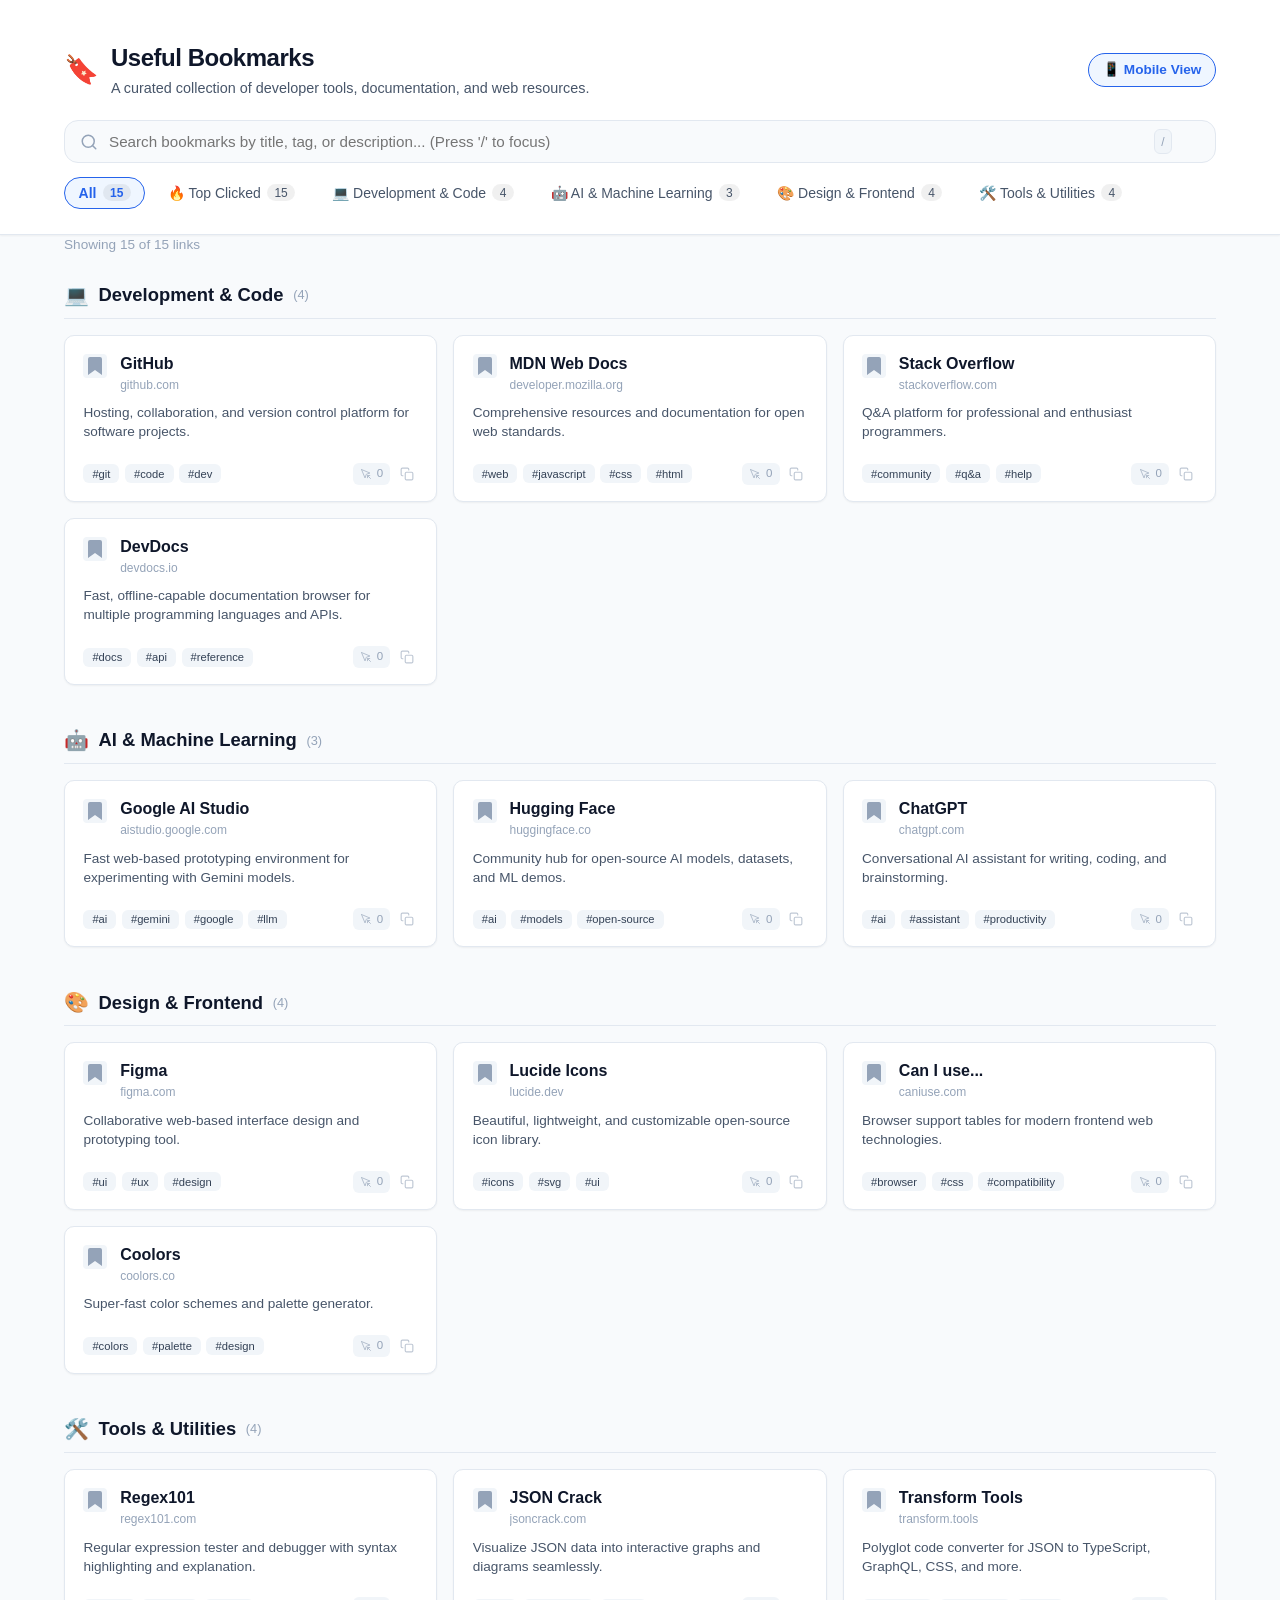
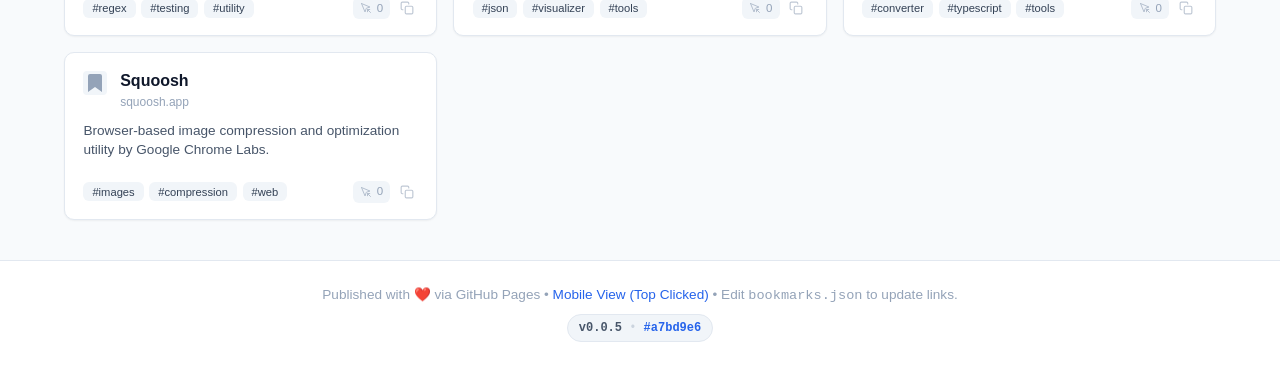
<file: index.html>
<!DOCTYPE html>
<html lang="en">
<head>
  <meta charset="UTF-8">
  <meta name="viewport" content="width=device-width, initial-scale=1.0">
  <meta name="description" content="A curated directory of useful bookmarks and developer resources.">
  <title>Useful Bookmarks</title>
  <link rel="stylesheet" href="style.css">
  <link rel="icon" href="data:image/svg+xml,<svg xmlns=%22http://www.w3.org/2000/svg%22 viewBox=%220 0 100 100%22><text y=%22.9em%22 font-size=%2290%22>🔖</text></svg>">
</head>
<body>
  <!-- Header -->
  <header>
    <div class="container">
      <div class="header-top">
        <div class="header-title-wrap">
          <span class="site-icon">🔖</span>
          <div>
            <h1 id="siteTitle">Useful Bookmarks</h1>
            <p id="siteSubtitle" class="subtitle">A curated collection of developer tools and web resources.</p>
          </div>
        </div>
        <a href="mobile.html" class="mobile-switch-btn" title="Open Mobile-Friendly Top Clicked List">
          <span>📱 Mobile View</span>
        </a>
      </div>

      <!-- Search Box -->
      <div class="search-container">
        <span class="search-icon">
          <svg viewBox="0 0 24 24" width="18" height="18" fill="none" stroke="currentColor" stroke-width="2" stroke-linecap="round" stroke-linejoin="round">
            <circle cx="11" cy="11" r="8"></circle>
            <line x1="21" y1="21" x2="16.65" y2="16.65"></line>
          </svg>
        </span>
        <input 
          type="text" 
          id="searchInput" 
          class="search-input" 
          placeholder="Search bookmarks by title, tag, or description... (Press '/' to focus)" 
          autocomplete="off" 
          spellcheck="false"
        />
        <span class="search-shortcut-hint">/</span>
        <button id="clearSearchBtn" class="clear-search-btn" aria-label="Clear search query" title="Clear">
          <svg viewBox="0 0 24 24" width="16" height="16" fill="none" stroke="currentColor" stroke-width="2" stroke-linecap="round" stroke-linejoin="round">
            <line x1="18" y1="6" x2="6" y2="18"></line>
            <line x1="6" y1="6" x2="18" y2="18"></line>
          </svg>
        </button>
      </div>

      <!-- Category Filter Pills -->
      <nav id="navFilters" class="nav-filters" aria-label="Bookmark categories">
        <!-- Rendered dynamically -->
      </nav>
    </div>
  </header>

  <!-- Main Content Area -->
  <main class="container">
    <!-- Notice / Error Banner -->
    <div id="alertBanner" class="alert-banner" role="alert"></div>

    <!-- Active Filter & Stats Bar -->
    <div class="stats-bar">
      <span id="countStats">Loading bookmarks...</span>
      <span id="activeFilterInfo"></span>
    </div>

    <!-- Bookmarks Grid Container -->
    <div id="bookmarksContainer">
      <!-- Rendered dynamically -->
    </div>

    <!-- Empty State -->
    <div id="emptyState" class="empty-state" style="display: none;">
      <div class="empty-icon">🔍</div>
      <h3 class="empty-title">No bookmarks found</h3>
      <p class="empty-desc">Try searching with different keywords or clearing active filters.</p>
    </div>
  </main>

  <!-- Footer -->
  <footer>
    <div class="container footer-content">
      <p>Published with ❤️ via GitHub Pages &bull; <a href="mobile.html">Mobile View (Top Clicked)</a> &bull; Edit <code>bookmarks.json</code> to update links.</p>
      <div id="versionBadge" class="version-badge" style="display: none;"></div>
    </div>
  </footer>

  <script src="app.js"></script>
</body>
</html>
</file>
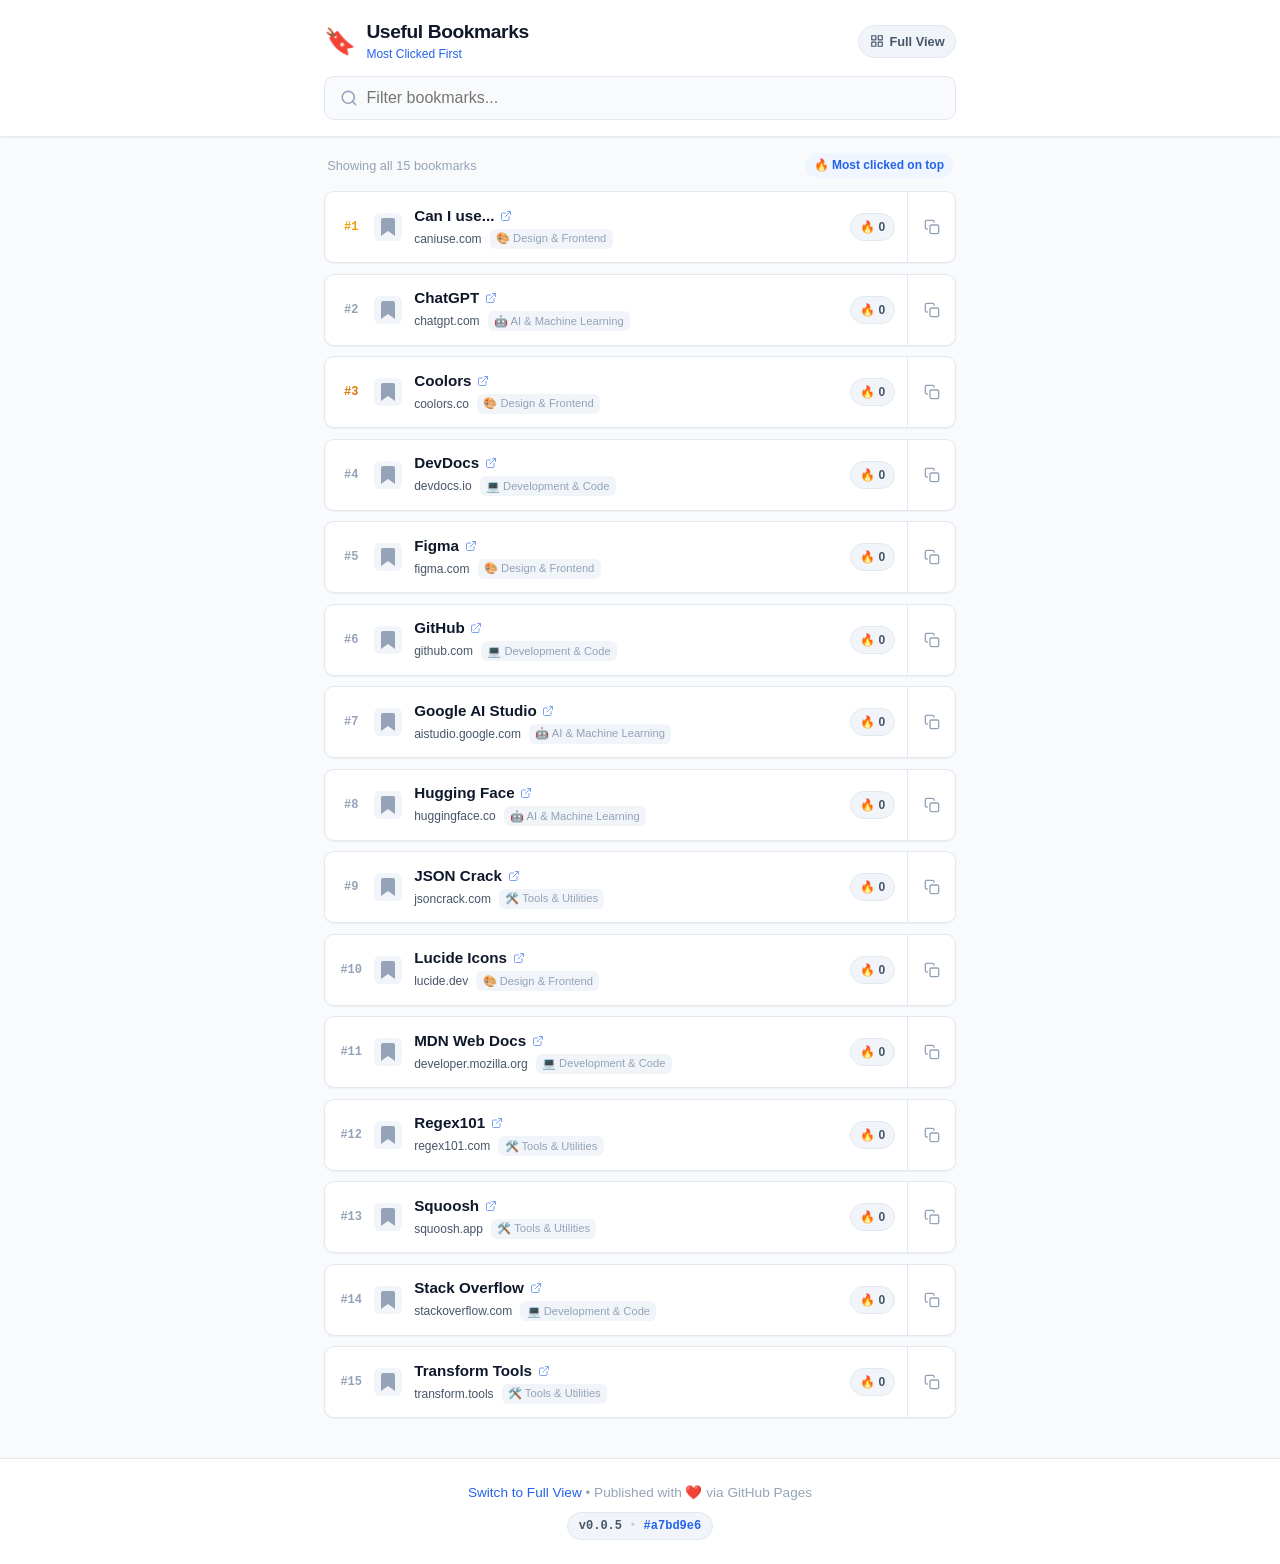
<file: mobile.html>
<!DOCTYPE html>
<html lang="en">
<head>
  <meta charset="UTF-8">
  <meta name="viewport" content="width=device-width, initial-scale=1.0, maximum-scale=5.0">
  <meta name="description" content="Mobile-friendly bookmarks directory sorted with the most clicked on top.">
  <title>Useful Bookmarks - Most Clicked</title>
  <link rel="stylesheet" href="style.css">
  <link rel="stylesheet" href="mobile.css">
  <link rel="icon" href="data:image/svg+xml,<svg xmlns=%22http://www.w3.org/2000/svg%22 viewBox=%220 0 100 100%22><text y=%22.9em%22 font-size=%2290%22>🔖</text></svg>">
</head>
<body>
  <!-- Header -->
  <header class="mobile-header">
    <div class="container mobile-header-container">
      <div class="mobile-header-top">
        <div class="mobile-brand">
          <span class="site-icon">🔖</span>
          <div>
            <h1 class="mobile-title" id="mobileSiteTitle">Useful Bookmarks</h1>
            <p class="mobile-subtitle">Most Clicked First</p>
          </div>
        </div>
        <a href="index.html" class="switch-view-btn" title="Switch to Full Categorized View">
          <svg viewBox="0 0 24 24" width="14" height="14" fill="none" stroke="currentColor" stroke-width="2" stroke-linecap="round" stroke-linejoin="round">
            <rect x="3" y="3" width="7" height="7"></rect>
            <rect x="14" y="3" width="7" height="7"></rect>
            <rect x="14" y="14" width="7" height="7"></rect>
            <rect x="3" y="14" width="7" height="7"></rect>
          </svg>
          Full View
        </a>
      </div>

      <!-- Quick Search -->
      <div class="search-container mobile-search-container">
        <span class="search-icon">
          <svg viewBox="0 0 24 24" width="18" height="18" fill="none" stroke="currentColor" stroke-width="2" stroke-linecap="round" stroke-linejoin="round">
            <circle cx="11" cy="11" r="8"></circle>
            <line x1="21" y1="21" x2="16.65" y2="16.65"></line>
          </svg>
        </span>
        <input 
          type="search" 
          id="mobileSearchInput" 
          class="search-input mobile-search-input" 
          placeholder="Filter bookmarks..." 
          autocomplete="off" 
          spellcheck="false"
        />
        <button id="mobileClearSearchBtn" class="clear-search-btn" aria-label="Clear search" title="Clear">
          <svg viewBox="0 0 24 24" width="16" height="16" fill="none" stroke="currentColor" stroke-width="2" stroke-linecap="round" stroke-linejoin="round">
            <line x1="18" y1="6" x2="6" y2="18"></line>
            <line x1="6" y1="6" x2="18" y2="18"></line>
          </svg>
        </button>
      </div>
    </div>
  </header>

  <!-- Main Content Area -->
  <main class="container mobile-main">
    <div id="mobileAlertBanner" class="alert-banner" role="alert"></div>

    <div class="mobile-stats-bar">
      <span id="mobileCountStats">Loading bookmarks...</span>
      <span class="sort-badge">🔥 Most clicked on top</span>
    </div>

    <!-- Mobile Bookmark List -->
    <ul id="mobileBookmarksList" class="mobile-bookmarks-list" role="list">
      <!-- Rendered dynamically -->
    </ul>

    <!-- Empty State -->
    <div id="mobileEmptyState" class="empty-state" style="display: none;">
      <div class="empty-icon">🔍</div>
      <h3 class="empty-title">No bookmarks found</h3>
      <p class="empty-desc">Try searching with a different keyword.</p>
    </div>
  </main>

  <!-- Footer -->
  <footer>
    <div class="container footer-content">
      <p><a href="index.html">Switch to Full View</a> &bull; Published with ❤️ via GitHub Pages</p>
      <div id="versionBadge" class="version-badge" style="display: none;"></div>
    </div>
  </footer>

  <script src="mobile.js"></script>
</body>
</html>
</file>
<file: style.css>
:root {
  color-scheme: light dark;
  --bg-primary: #f8fafc;
  --bg-surface: #ffffff;
  --bg-surface-hover: #f1f5f9;
  --border-color: #e2e8f0;
  --border-focus: #3b82f6;
  --text-primary: #0f172a;
  --text-secondary: #475569;
  --text-muted: #94a3b8;
  --accent: #2563eb;
  --accent-light: #eff6ff;
  --accent-hover: #1d4ed8;
  --tag-bg: #f1f5f9;
  --tag-text: #334155;
  --tag-hover: #e2e8f0;
  --shadow-sm: 0 1px 2px 0 rgba(0, 0, 0, 0.05);
  --shadow-md: 0 4px 6px -1px rgba(0, 0, 0, 0.07), 0 2px 4px -2px rgba(0, 0, 0, 0.05);
  --shadow-lg: 0 10px 15px -3px rgba(0, 0, 0, 0.08), 0 4px 6px -4px rgba(0, 0, 0, 0.04);
  --radius-sm: 6px;
  --radius-md: 10px;
  --radius-lg: 14px;
  --radius-full: 9999px;
  --transition: all 0.2s ease-in-out;
}

@media (prefers-color-scheme: dark) {
  :root {
    --bg-primary: #0b0f19;
    --bg-surface: #111827;
    --bg-surface-hover: #1e293b;
    --border-color: #1f2937;
    --border-focus: #60a5fa;
    --text-primary: #f9fafb;
    --text-secondary: #9ca3af;
    --text-muted: #64748b;
    --accent: #3b82f6;
    --accent-light: rgba(59, 130, 246, 0.12);
    --accent-hover: #60a5fa;
    --tag-bg: #1e293b;
    --tag-text: #cbd5e1;
    --tag-hover: #334155;
    --shadow-sm: 0 1px 2px 0 rgba(0, 0, 0, 0.3);
    --shadow-md: 0 4px 6px -1px rgba(0, 0, 0, 0.4), 0 2px 4px -2px rgba(0, 0, 0, 0.3);
    --shadow-lg: 0 10px 15px -3px rgba(0, 0, 0, 0.5);
  }
}

* {
  box-sizing: border-box;
  margin: 0;
  padding: 0;
}

body {
  font-family: -apple-system, BlinkMacSystemFont, "Segoe UI", Roboto, Oxygen, Ubuntu, Cantarell, "Helvetica Neue", sans-serif;
  background-color: var(--bg-primary);
  color: var(--text-primary);
  line-height: 1.5;
  min-height: 100vh;
  display: flex;
  flex-direction: column;
  transition: background-color 0.2s ease, color 0.2s ease;
}

.container {
  max-width: 1200px;
  margin: 0 auto;
  padding: 0 1.5rem;
  width: 100%;
}

/* Header */
header {
  padding: 2.5rem 0 1.5rem;
  border-bottom: 1px solid var(--border-color);
  background-color: var(--bg-surface);
  position: sticky;
  top: 0;
  z-index: 100;
  box-shadow: var(--shadow-sm);
  backdrop-filter: blur(8px);
}

.header-top {
  display: flex;
  align-items: center;
  justify-content: space-between;
  gap: 1rem;
  margin-bottom: 1.25rem;
}

.header-title-wrap {
  display: flex;
  align-items: center;
  gap: 0.75rem;
}

.site-icon {
  font-size: 1.75rem;
  line-height: 1;
}

h1 {
  font-size: 1.5rem;
  font-weight: 700;
  letter-spacing: -0.02em;
  color: var(--text-primary);
}

.subtitle {
  font-size: 0.9rem;
  color: var(--text-secondary);
  margin-top: 0.15rem;
}

/* Search Bar */
.search-container {
  position: relative;
  display: flex;
  align-items: center;
  width: 100%;
}

.search-icon {
  position: absolute;
  left: 1rem;
  color: var(--text-muted);
  pointer-events: none;
  display: flex;
  align-items: center;
}

.search-input {
  width: 100%;
  padding: 0.75rem 4rem 0.75rem 2.75rem;
  background-color: var(--bg-primary);
  border: 1px solid var(--border-color);
  border-radius: var(--radius-lg);
  font-size: 0.95rem;
  color: var(--text-primary);
  outline: none;
  transition: var(--transition);
}

.search-input:focus {
  border-color: var(--border-focus);
  box-shadow: 0 0 0 3px rgba(59, 130, 246, 0.15);
  background-color: var(--bg-surface);
}

.search-shortcut-hint {
  position: absolute;
  right: 2.75rem;
  font-size: 0.75rem;
  padding: 0.15rem 0.4rem;
  background: var(--tag-bg);
  border: 1px solid var(--border-color);
  border-radius: var(--radius-sm);
  color: var(--text-muted);
  pointer-events: none;
}

.clear-search-btn {
  position: absolute;
  right: 0.75rem;
  background: none;
  border: none;
  color: var(--text-muted);
  cursor: pointer;
  display: none;
  padding: 0.25rem;
  border-radius: 50%;
  align-items: center;
  justify-content: center;
}

.clear-search-btn:hover {
  color: var(--text-primary);
}

/* Category Filter Bar */
.nav-filters {
  display: flex;
  align-items: center;
  gap: 0.5rem;
  overflow-x: auto;
  padding: 0.85rem 0 0.1rem;
  scrollbar-width: none;
}

.nav-filters::-webkit-scrollbar {
  display: none;
}

.filter-btn {
  background: transparent;
  border: 1px solid transparent;
  color: var(--text-secondary);
  padding: 0.4rem 0.85rem;
  border-radius: var(--radius-full);
  font-size: 0.875rem;
  font-weight: 500;
  cursor: pointer;
  white-space: nowrap;
  display: flex;
  align-items: center;
  gap: 0.4rem;
  transition: var(--transition);
}

.filter-btn:hover {
  background: var(--bg-surface-hover);
  color: var(--text-primary);
}

.filter-btn.active {
  background: var(--accent-light);
  color: var(--accent);
  border-color: var(--accent);
  font-weight: 600;
}

.filter-badge {
  font-size: 0.75rem;
  background: rgba(0, 0, 0, 0.06);
  padding: 0.1rem 0.45rem;
  border-radius: var(--radius-full);
}

@media (prefers-color-scheme: dark) {
  .filter-badge {
    background: rgba(255, 255, 255, 0.1);
  }
}

/* Main Content */
main {
  flex: 1;
  padding: 2rem 0 4rem;
}

.stats-bar {
  display: flex;
  align-items: center;
  justify-content: space-between;
  margin-bottom: 1.5rem;
  font-size: 0.85rem;
  color: var(--text-muted);
}

.active-filter-indicator {
  display: inline-flex;
  align-items: center;
  gap: 0.4rem;
  color: var(--accent);
  font-weight: 500;
}

.reset-filter-link {
  color: var(--accent);
  cursor: pointer;
  text-decoration: underline;
  margin-left: 0.25rem;
}

/* Category Sections */
.category-section {
  margin-bottom: 2.5rem;
}

.category-header {
  display: flex;
  align-items: center;
  gap: 0.6rem;
  margin-bottom: 1rem;
  padding-bottom: 0.5rem;
  border-bottom: 1px solid var(--border-color);
}

.category-icon {
  font-size: 1.25rem;
}

.category-title {
  font-size: 1.15rem;
  font-weight: 600;
  color: var(--text-primary);
}

.category-count {
  font-size: 0.8rem;
  color: var(--text-muted);
  font-weight: normal;
}

/* Bookmarks Grid */
.bookmarks-grid {
  display: grid;
  grid-template-columns: repeat(auto-fill, minmax(280px, 1fr));
  gap: 1rem;
}

/* Bookmark Card */
.bookmark-card {
  background-color: var(--bg-surface);
  border: 1px solid var(--border-color);
  border-radius: var(--radius-md);
  padding: 1rem 1.15rem;
  display: flex;
  flex-direction: column;
  justify-content: space-between;
  box-shadow: var(--shadow-sm);
  transition: var(--transition);
  position: relative;
  text-decoration: none;
  color: inherit;
}

.bookmark-card:hover {
  transform: translateY(-2px);
  box-shadow: var(--shadow-md);
  border-color: var(--border-focus);
}

.bookmark-top {
  display: flex;
  align-items: flex-start;
  gap: 0.8rem;
  margin-bottom: 0.6rem;
}

.bookmark-favicon {
  width: 24px;
  height: 24px;
  border-radius: 4px;
  flex-shrink: 0;
  margin-top: 2px;
  object-fit: contain;
  background-color: var(--tag-bg);
}

.bookmark-title-wrap {
  flex: 1;
  min-width: 0;
}

.bookmark-title {
  font-size: 1rem;
  font-weight: 600;
  color: var(--text-primary);
  white-space: nowrap;
  overflow: hidden;
  text-overflow: ellipsis;
  display: flex;
  align-items: center;
  gap: 0.35rem;
}

.external-icon {
  width: 14px;
  height: 14px;
  opacity: 0;
  color: var(--accent);
  transition: opacity 0.15s ease;
  flex-shrink: 0;
}

.bookmark-card:hover .external-icon {
  opacity: 1;
}

.bookmark-domain {
  font-size: 0.75rem;
  color: var(--text-muted);
  white-space: nowrap;
  overflow: hidden;
  text-overflow: ellipsis;
}

.bookmark-description {
  font-size: 0.85rem;
  color: var(--text-secondary);
  line-height: 1.4;
  margin-bottom: 0.85rem;
  display: -webkit-box;
  -webkit-line-clamp: 2;
  -webkit-box-orient: vertical;
  overflow: hidden;
}

.bookmark-footer {
  display: flex;
  align-items: center;
  justify-content: space-between;
  gap: 0.5rem;
  margin-top: auto;
  padding-top: 0.5rem;
}

.tags-list {
  display: flex;
  flex-wrap: wrap;
  gap: 0.35rem;
}

.tag-badge {
  font-size: 0.7rem;
  background-color: var(--tag-bg);
  color: var(--tag-text);
  padding: 0.15rem 0.5rem;
  border-radius: var(--radius-sm);
  cursor: pointer;
  transition: var(--transition);
  border: 1px solid transparent;
}

.tag-badge:hover {
  background-color: var(--tag-hover);
  color: var(--accent);
  border-color: var(--border-color);
}

.tag-badge.active {
  background-color: var(--accent-light);
  color: var(--accent);
  border-color: var(--accent);
  font-weight: 600;
}

.copy-btn {
  background: none;
  border: none;
  color: var(--text-muted);
  cursor: pointer;
  padding: 0.25rem;
  border-radius: var(--radius-sm);
  display: flex;
  align-items: center;
  justify-content: center;
  opacity: 0.6;
  transition: var(--transition);
  position: relative;
}

.bookmark-card:hover .copy-btn {
  opacity: 1;
}

.copy-btn:hover {
  color: var(--accent);
  background-color: var(--tag-bg);
}

.bookmark-actions {
  display: flex;
  align-items: center;
  gap: 0.35rem;
}

.clicks-badge {
  display: inline-flex;
  align-items: center;
  gap: 0.3rem;
  font-size: 0.72rem;
  color: var(--text-muted);
  padding: 0.15rem 0.45rem;
  border-radius: var(--radius-sm);
  background: var(--tag-bg);
  cursor: default;
  user-select: none;
  transition: var(--transition);
}

.clicks-badge svg {
  opacity: 0.65;
}

.bookmark-card:hover .clicks-badge {
  color: var(--text-secondary);
}

/* Empty State */
.empty-state {
  text-align: center;
  padding: 4rem 1rem;
  color: var(--text-secondary);
}

.empty-icon {
  font-size: 2.5rem;
  margin-bottom: 0.75rem;
}

.empty-title {
  font-size: 1.15rem;
  font-weight: 600;
  margin-bottom: 0.4rem;
  color: var(--text-primary);
}

.empty-desc {
  font-size: 0.9rem;
  color: var(--text-muted);
}

/* Error / Notice Banner */
.alert-banner {
  background-color: #fef2f2;
  border: 1px solid #fecaca;
  color: #991b1b;
  padding: 1rem 1.25rem;
  border-radius: var(--radius-md);
  margin-bottom: 1.5rem;
  display: none;
  align-items: center;
  gap: 0.75rem;
  font-size: 0.9rem;
}

@media (prefers-color-scheme: dark) {
  .alert-banner {
    background-color: rgba(239, 68, 68, 0.15);
    border-color: rgba(239, 68, 68, 0.3);
    color: #fca5a5;
  }
}

/* Footer */
footer {
  margin-top: auto;
  border-top: 1px solid var(--border-color);
  padding: 1.5rem 0;
  background-color: var(--bg-surface);
  text-align: center;
  font-size: 0.85rem;
  color: var(--text-muted);
}

footer a {
  color: var(--accent);
  text-decoration: none;
}

footer a:hover {
  text-decoration: underline;
}

.footer-content {
  display: flex;
  flex-direction: column;
  align-items: center;
  gap: 0.5rem;
}

.version-badge {
  display: inline-flex;
  align-items: center;
  gap: 0.45rem;
  font-size: 0.75rem;
  color: var(--text-muted);
  background: var(--tag-bg);
  border: 1px solid var(--border-color);
  padding: 0.25rem 0.65rem;
  border-radius: var(--radius-full);
  font-family: ui-monospace, SFMono-Regular, Menlo, Monaco, Consolas, monospace;
}

.version-badge a {
  color: var(--accent);
  font-weight: 600;
  text-decoration: none;
}

.version-badge a:hover {
  text-decoration: underline;
}

.version-tag {
  color: var(--text-secondary);
  font-weight: 600;
}

.version-dot {
  opacity: 0.4;
}

.mobile-switch-btn {
  display: inline-flex;
  align-items: center;
  gap: 0.4rem;
  font-size: 0.85rem;
  font-weight: 600;
  color: var(--accent);
  background-color: var(--accent-light);
  border: 1px solid var(--accent);
  padding: 0.35rem 0.85rem;
  border-radius: var(--radius-full);
  text-decoration: none;
  transition: var(--transition);
  white-space: nowrap;
}

.mobile-switch-btn:hover {
  background-color: var(--accent);
  color: #ffffff;
  box-shadow: var(--shadow-sm);
}

@media (max-width: 640px) {
  .header-top {
    flex-direction: row;
    flex-wrap: wrap;
    align-items: center;
    justify-content: space-between;
    gap: 0.75rem;
  }
  .mobile-switch-btn {
    font-size: 0.8rem;
    padding: 0.3rem 0.65rem;
  }
  .search-shortcut-hint {
    display: none;
  }
  .bookmarks-grid {
    grid-template-columns: 1fr;
  }
}
</file>
<file: mobile.css>
/* Mobile-Friendly View Styles */

.mobile-header {
  padding: 1.25rem 0 1rem;
  border-bottom: 1px solid var(--border-color);
  background-color: var(--bg-surface);
  position: sticky;
  top: 0;
  z-index: 100;
  box-shadow: var(--shadow-sm);
  backdrop-filter: blur(8px);
}

.mobile-header-container {
  max-width: 680px;
}

.mobile-header-top {
  display: flex;
  align-items: center;
  justify-content: space-between;
  gap: 0.75rem;
  margin-bottom: 0.85rem;
}

.mobile-brand {
  display: flex;
  align-items: center;
  gap: 0.65rem;
  min-width: 0;
}

.mobile-brand .site-icon {
  font-size: 1.6rem;
  flex-shrink: 0;
}

.mobile-title {
  font-size: 1.2rem;
  font-weight: 700;
  line-height: 1.2;
  color: var(--text-primary);
  white-space: nowrap;
  overflow: hidden;
  text-overflow: ellipsis;
}

.mobile-subtitle {
  font-size: 0.75rem;
  font-weight: 500;
  color: var(--accent);
  margin-top: 0.1rem;
}

.switch-view-btn {
  display: inline-flex;
  align-items: center;
  gap: 0.35rem;
  font-size: 0.8rem;
  font-weight: 600;
  color: var(--text-secondary);
  background-color: var(--tag-bg);
  border: 1px solid var(--border-color);
  padding: 0.35rem 0.65rem;
  border-radius: var(--radius-full);
  text-decoration: none;
  white-space: nowrap;
  transition: var(--transition);
  flex-shrink: 0;
}

.switch-view-btn:hover {
  color: var(--accent);
  border-color: var(--accent);
  background-color: var(--accent-light);
}

.mobile-search-container {
  width: 100%;
}

.mobile-search-input {
  font-size: 1rem; /* Prevents auto-zoom on iOS */
  padding: 0.65rem 2.5rem 0.65rem 2.6rem;
  border-radius: var(--radius-md);
  height: 44px;
}

/* Mobile Main Container */
.mobile-main {
  max-width: 680px;
  padding-top: 1rem;
  padding-bottom: 2.5rem;
  flex: 1;
}

.mobile-stats-bar {
  display: flex;
  align-items: center;
  justify-content: space-between;
  gap: 0.5rem;
  font-size: 0.8rem;
  color: var(--text-muted);
  margin-bottom: 0.85rem;
  padding: 0 0.2rem;
}

.sort-badge {
  display: inline-flex;
  align-items: center;
  gap: 0.3rem;
  font-size: 0.75rem;
  font-weight: 600;
  color: var(--accent);
  background-color: var(--accent-light);
  padding: 0.2rem 0.55rem;
  border-radius: var(--radius-full);
}

/* Mobile Bookmark List */
.mobile-bookmarks-list {
  list-style: none;
  display: flex;
  flex-direction: column;
  gap: 0.65rem;
}

.mobile-bookmark-item {
  background-color: var(--bg-surface);
  border: 1px solid var(--border-color);
  border-radius: var(--radius-md);
  box-shadow: var(--shadow-sm);
  display: flex;
  align-items: stretch;
  position: relative;
  overflow: hidden;
  transition: var(--transition);
}

.mobile-bookmark-item:hover,
.mobile-bookmark-item:focus-within {
  border-color: var(--border-focus);
  box-shadow: var(--shadow-md);
}

.mobile-bookmark-item:active {
  background-color: var(--bg-surface-hover);
}

.mobile-item-link {
  flex: 1;
  min-width: 0;
  display: flex;
  align-items: center;
  gap: 0.75rem;
  padding: 0.85rem 0.75rem 0.85rem 0.95rem;
  text-decoration: none;
  color: inherit;
  -webkit-tap-highlight-color: transparent;
}

/* Rank Number Badge */
.mobile-rank {
  font-size: 0.75rem;
  font-weight: 700;
  color: var(--text-muted);
  width: 22px;
  text-align: center;
  flex-shrink: 0;
  font-family: ui-monospace, SFMono-Regular, Menlo, Monaco, Consolas, monospace;
}

.mobile-rank.top-1 {
  color: #f59e0b;
}

.mobile-rank.top-2 {
  color: #94a3b8;
}

.mobile-rank.top-3 {
  color: #d97706;
}

/* Favicon */
.mobile-favicon {
  width: 28px;
  height: 28px;
  border-radius: 6px;
  flex-shrink: 0;
  object-fit: contain;
  background-color: var(--tag-bg);
  padding: 2px;
}

/* Content */
.mobile-item-content {
  flex: 1;
  min-width: 0;
}

.mobile-item-title-row {
  display: flex;
  align-items: center;
  gap: 0.35rem;
}

.mobile-item-title {
  font-size: 0.95rem;
  font-weight: 600;
  color: var(--text-primary);
  white-space: nowrap;
  overflow: hidden;
  text-overflow: ellipsis;
  line-height: 1.3;
}

.mobile-item-meta {
  display: flex;
  align-items: center;
  gap: 0.5rem;
  font-size: 0.75rem;
  color: var(--text-muted);
  margin-top: 0.2rem;
  white-space: nowrap;
  overflow: hidden;
  text-overflow: ellipsis;
}

.mobile-domain {
  color: var(--text-secondary);
  font-weight: 500;
}

.mobile-category-tag {
  background-color: var(--tag-bg);
  padding: 0.1rem 0.4rem;
  border-radius: var(--radius-sm);
  font-size: 0.7rem;
  color: var(--text-muted);
}

/* Click Count Badge */
.mobile-clicks-badge {
  display: inline-flex;
  align-items: center;
  gap: 0.25rem;
  font-size: 0.75rem;
  font-weight: 600;
  color: var(--text-secondary);
  background-color: var(--tag-bg);
  border: 1px solid var(--border-color);
  padding: 0.25rem 0.55rem;
  border-radius: var(--radius-full);
  flex-shrink: 0;
  margin-left: 0.35rem;
}

.mobile-clicks-badge.has-clicks {
  color: #ea580c;
  background-color: rgba(234, 88, 12, 0.1);
  border-color: rgba(234, 88, 12, 0.25);
}

@media (prefers-color-scheme: dark) {
  .mobile-clicks-badge.has-clicks {
    color: #fb923c;
    background-color: rgba(251, 146, 60, 0.15);
    border-color: rgba(251, 146, 60, 0.3);
  }
}

/* Copy Button */
.mobile-copy-btn {
  display: flex;
  align-items: center;
  justify-content: center;
  background: none;
  border: none;
  border-left: 1px solid var(--border-color);
  color: var(--text-muted);
  width: 48px;
  cursor: pointer;
  padding: 0;
  transition: var(--transition);
  flex-shrink: 0;
  -webkit-tap-highlight-color: transparent;
}

.mobile-copy-btn:hover {
  background-color: var(--bg-surface-hover);
  color: var(--accent);
}

.mobile-copy-btn:active {
  background-color: var(--accent-light);
  color: var(--accent);
}
</file>
